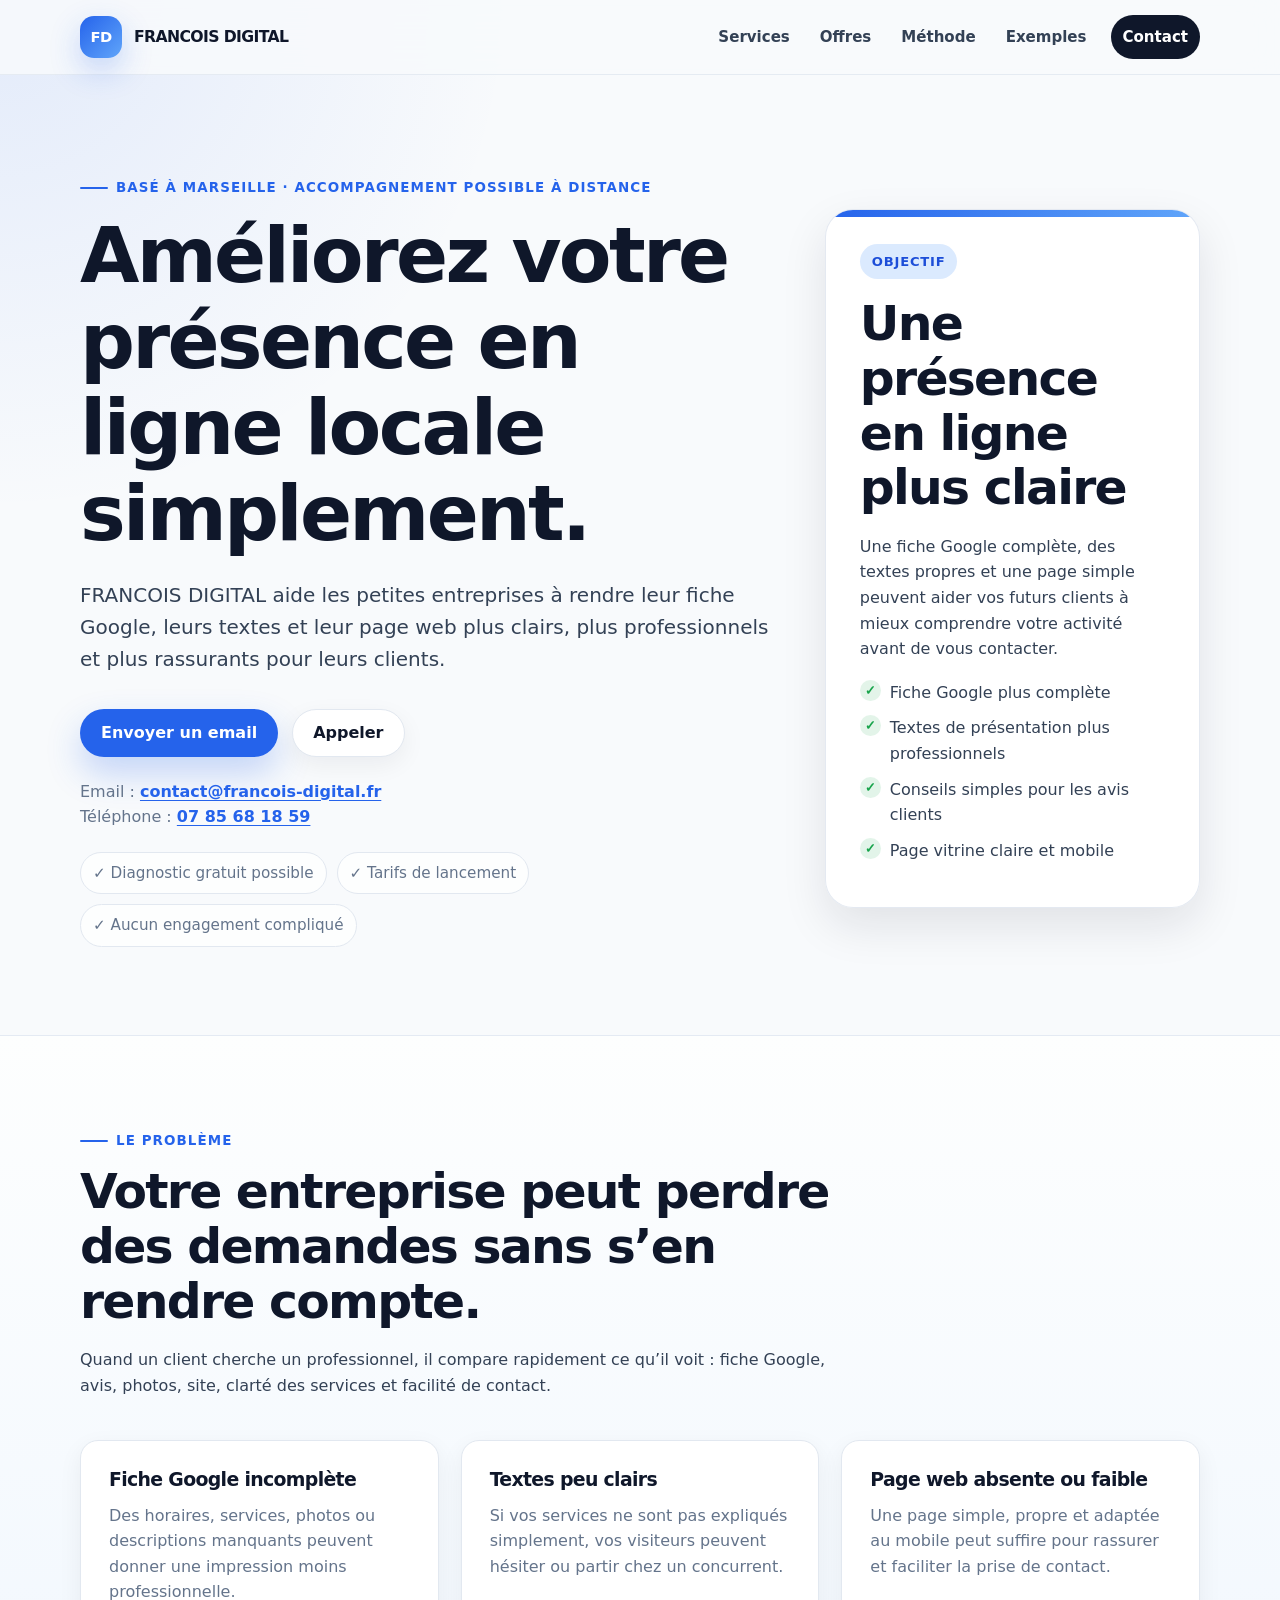
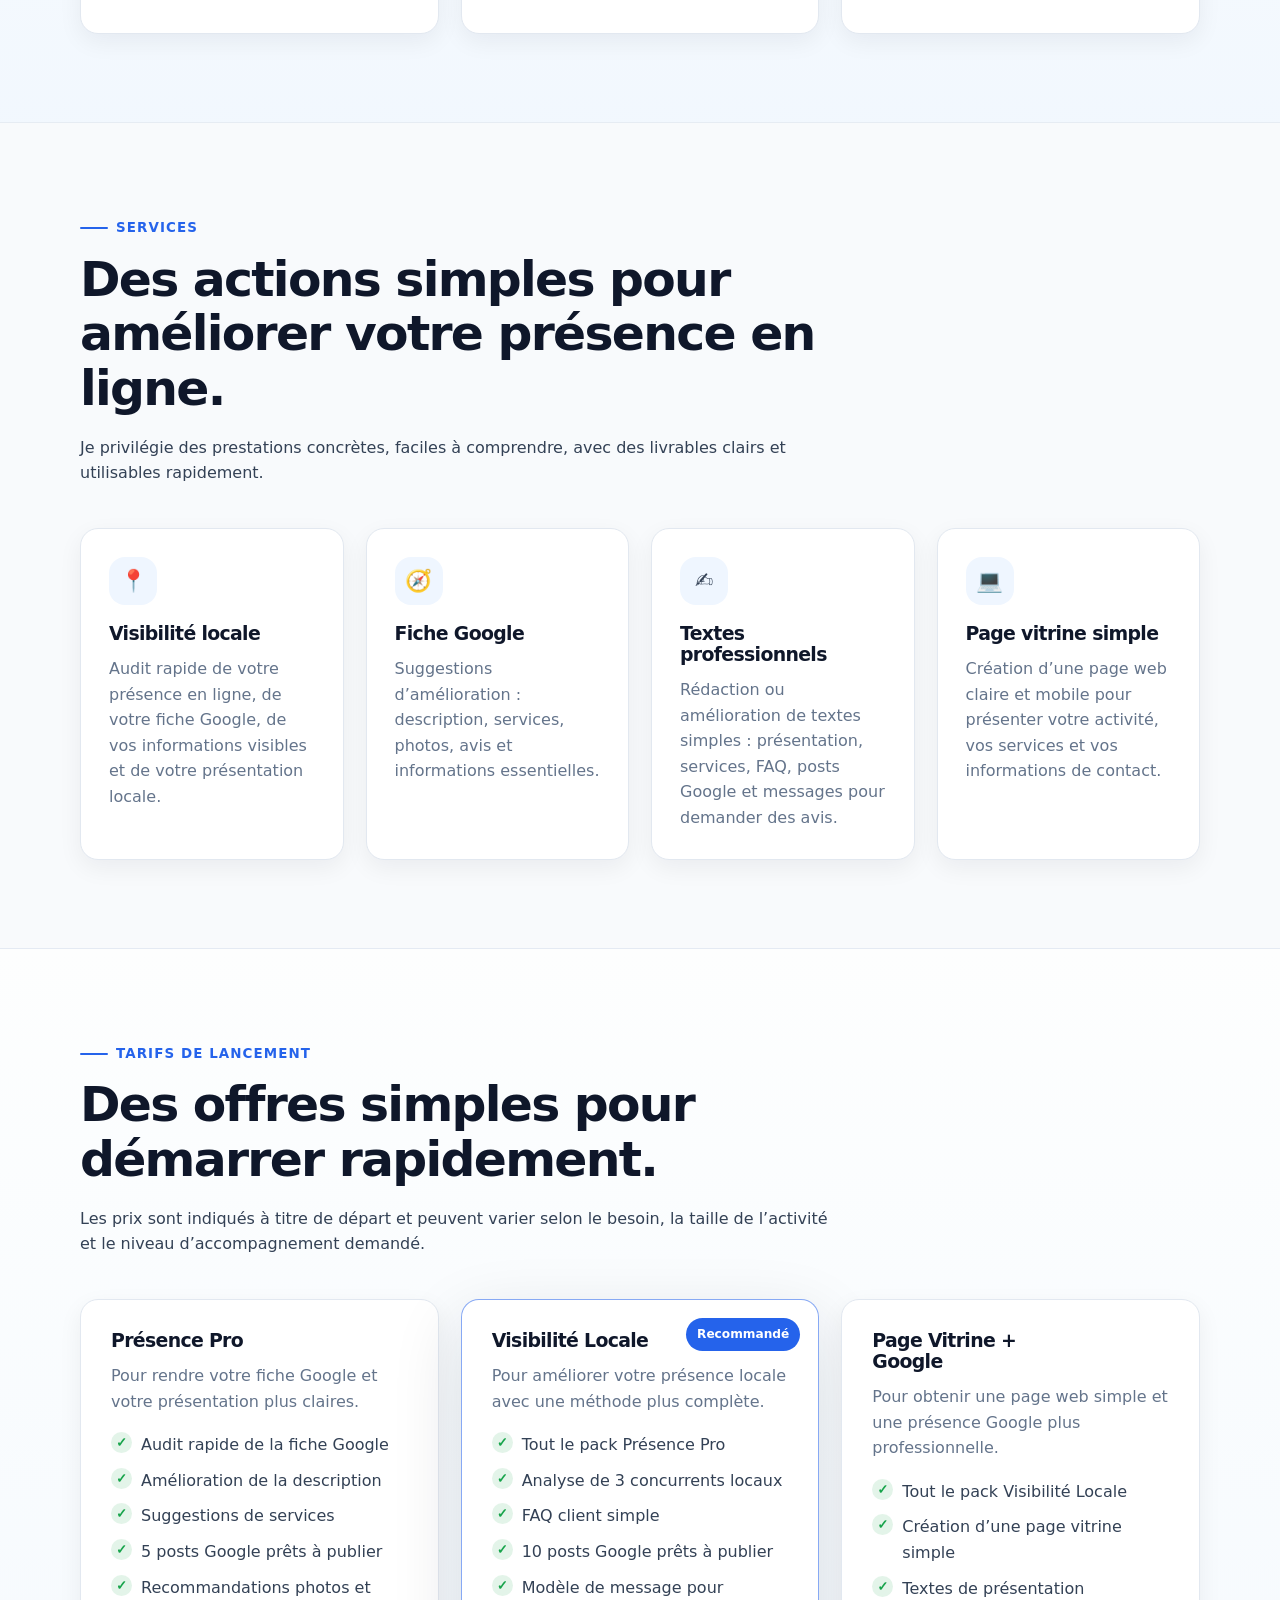
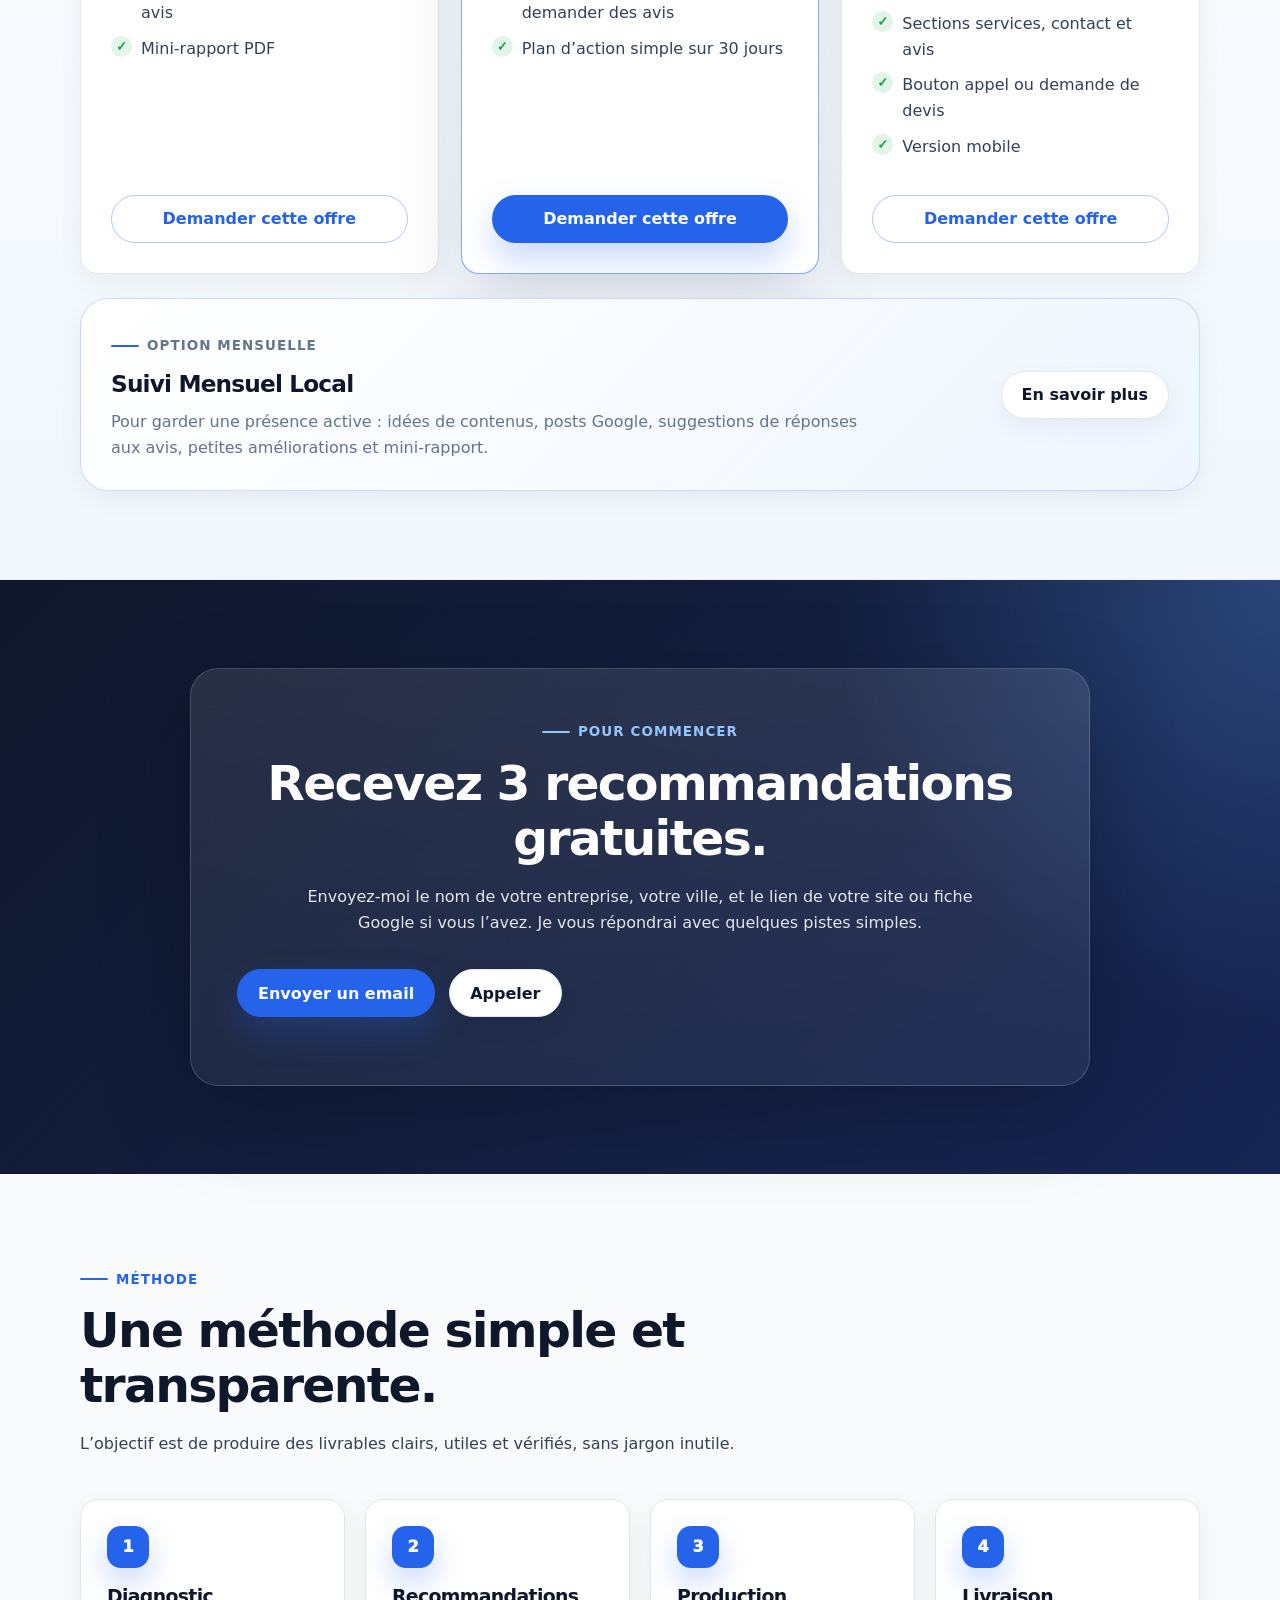
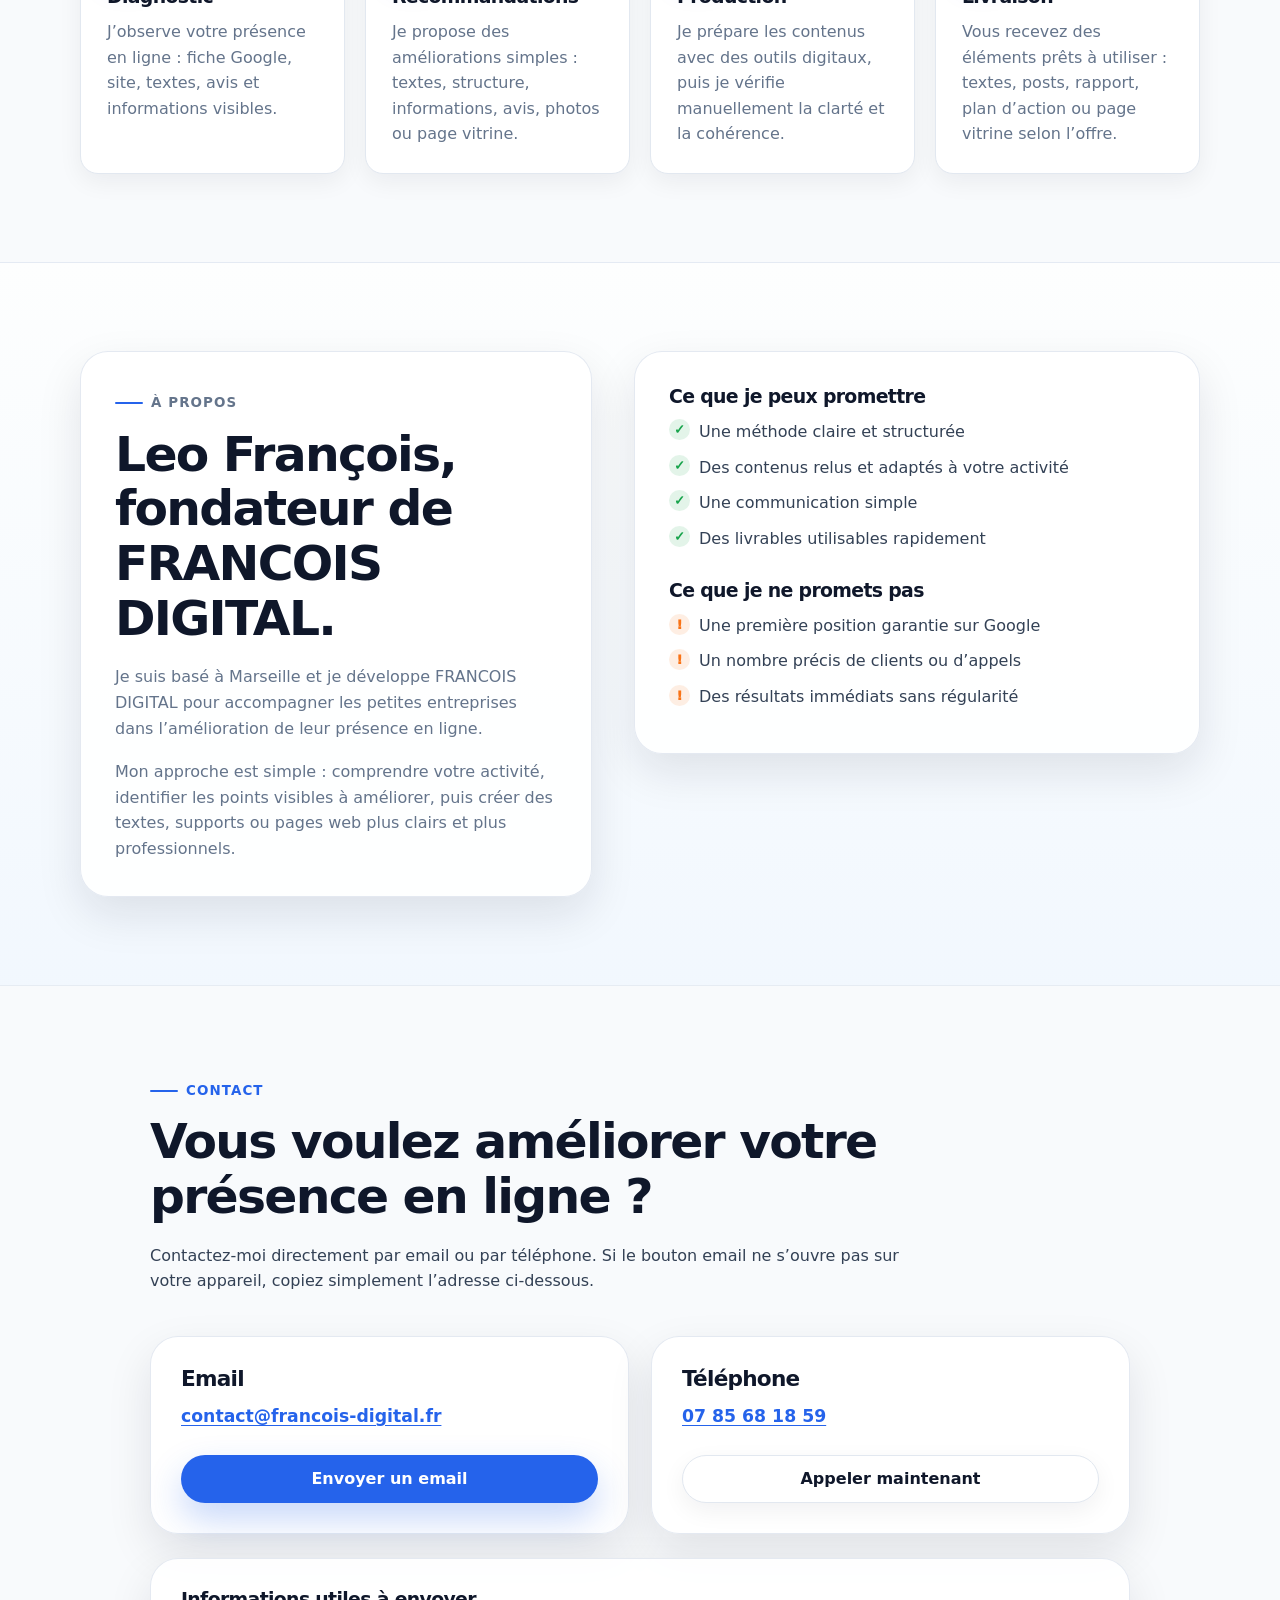
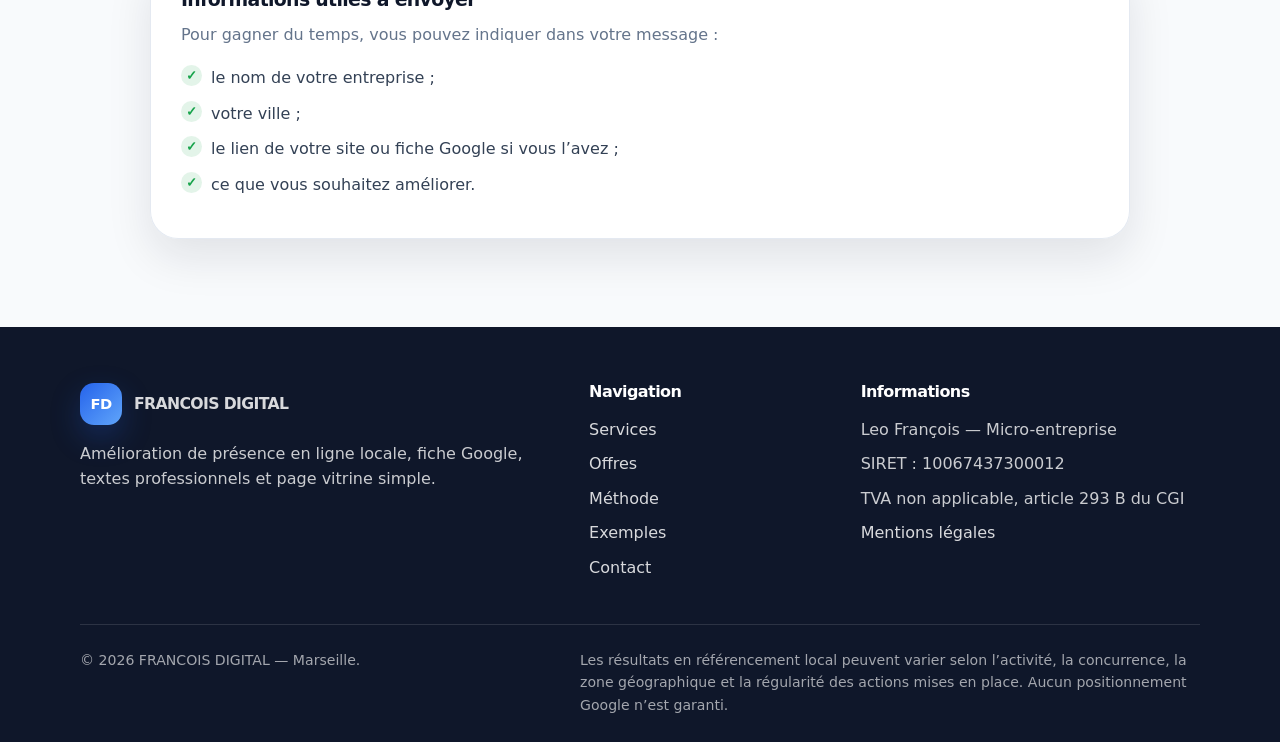
<file: index.html>
<!DOCTYPE html>
<html lang="fr">
<head>
  <meta charset="UTF-8" />
  <meta name="viewport" content="width=device-width, initial-scale=1.0" />

  <title>FRANCOIS DIGITAL — Présence en ligne locale à Marseille</title>

  <meta
    name="description"
    content="FRANCOIS DIGITAL aide les petites entreprises à améliorer leur présence en ligne locale : fiche Google, textes professionnels et page vitrine simple."
  />

  <meta
    name="keywords"
    content="FRANCOIS DIGITAL, visibilité locale Marseille, fiche Google Marseille, page vitrine Marseille, présence en ligne locale"
  />

  <meta name="author" content="Leo François - FRANCOIS DIGITAL" />
  <meta name="robots" content="index, follow" />

  <meta property="og:title" content="FRANCOIS DIGITAL — Présence en ligne locale" />
  <meta
    property="og:description"
    content="Fiche Google, textes professionnels et page vitrine simple pour petites entreprises."
  />
  <meta property="og:type" content="website" />
  <meta property="og:url" content="https://francois-digital.fr/" />
  <meta property="og:locale" content="fr_FR" />

  <link rel="canonical" href="https://francois-digital.fr/" />
  <link rel="stylesheet" href="style.css" />

  <script type="application/ld+json">
  {
    "@context": "https://schema.org",
    "@type": "ProfessionalService",
    "name": "FRANCOIS DIGITAL",
    "legalName": "Leo François",
    "url": "https://francois-digital.fr/",
    "email": "contact@francois-digital.fr",
    "telephone": "+33785681859",
    "address": {
      "@type": "PostalAddress",
      "addressLocality": "Marseille",
      "addressCountry": "FR"
    },
    "areaServed": [
      "Marseille",
      "Aix-en-Provence",
      "Aubagne",
      "France"
    ],
    "description": "FRANCOIS DIGITAL aide les petites entreprises à améliorer leur présence en ligne locale avec une fiche Google plus claire, des textes professionnels et une page vitrine simple.",
    "founder": {
      "@type": "Person",
      "name": "Leo François"
    },
    "priceRange": "€€"
  }
  </script>
</head>

<body>
  <header class="site-header" id="top">
    <div class="container header-content">
      <a href="#top" class="brand" aria-label="Retour en haut de page">
        <span class="brand-mark">FD</span>
        <span class="brand-text">FRANCOIS DIGITAL</span>
      </a>

      <button class="nav-toggle" aria-label="Ouvrir le menu" aria-expanded="false">
        <span></span>
        <span></span>
        <span></span>
      </button>

      <nav class="site-nav" aria-label="Navigation principale">
        <a href="#services">Services</a>
        <a href="#offres">Offres</a>
        <a href="#methode">Méthode</a>
        <a href="exemples.html">Exemples</a>
        <a href="#contact" class="nav-cta">Contact</a>
      </nav>
    </div>
  </header>

  <main>
    <!-- HERO -->
    <section class="hero section">
      <div class="container hero-grid">
        <div class="hero-content reveal">
          <p class="eyebrow">Basé à Marseille · Accompagnement possible à distance</p>

          <h1>Améliorez votre présence en ligne locale simplement.</h1>

          <p class="hero-subtitle">
            FRANCOIS DIGITAL aide les petites entreprises à rendre leur fiche Google,
            leurs textes et leur page web plus clairs, plus professionnels et plus rassurants
            pour leurs clients.
          </p>

          <div class="hero-actions">
            <a
              class="btn btn-primary"
              href="mailto:contact@francois-digital.fr"
            >
              Envoyer un email
            </a>

            <a
              class="btn btn-secondary"
              href="tel:+33785681859"
            >
              Appeler
            </a>
          </div>

          <p class="simple-contact">
            Email :
            <a href="mailto:contact@francois-digital.fr">contact@francois-digital.fr</a>
            <br />
            Téléphone :
            <a href="tel:+33785681859">07 85 68 18 59</a>
          </p>

          <div class="hero-note">
            <span>✓ Diagnostic gratuit possible</span>
            <span>✓ Tarifs de lancement</span>
            <span>✓ Aucun engagement compliqué</span>
          </div>
        </div>

        <div class="hero-card reveal">
          <div class="card-label">Objectif</div>

          <h2>Une présence en ligne plus claire</h2>

          <p>
            Une fiche Google complète, des textes propres et une page simple peuvent aider
            vos futurs clients à mieux comprendre votre activité avant de vous contacter.
          </p>

          <ul class="check-list">
            <li>Fiche Google plus complète</li>
            <li>Textes de présentation plus professionnels</li>
            <li>Conseils simples pour les avis clients</li>
            <li>Page vitrine claire et mobile</li>
          </ul>
        </div>
      </div>
    </section>

    <!-- PROBLEMES -->
    <section class="section section-light" id="problemes">
      <div class="container">
        <div class="section-heading reveal">
          <p class="eyebrow">Le problème</p>

          <h2>Votre entreprise peut perdre des demandes sans s’en rendre compte.</h2>

          <p>
            Quand un client cherche un professionnel, il compare rapidement ce qu’il voit :
            fiche Google, avis, photos, site, clarté des services et facilité de contact.
          </p>
        </div>

        <div class="grid-3">
          <article class="info-card reveal">
            <h3>Fiche Google incomplète</h3>
            <p>
              Des horaires, services, photos ou descriptions manquants peuvent donner
              une impression moins professionnelle.
            </p>
          </article>

          <article class="info-card reveal">
            <h3>Textes peu clairs</h3>
            <p>
              Si vos services ne sont pas expliqués simplement, vos visiteurs peuvent
              hésiter ou partir chez un concurrent.
            </p>
          </article>

          <article class="info-card reveal">
            <h3>Page web absente ou faible</h3>
            <p>
              Une page simple, propre et adaptée au mobile peut suffire pour rassurer
              et faciliter la prise de contact.
            </p>
          </article>
        </div>
      </div>
    </section>

    <!-- SERVICES -->
    <section class="section" id="services">
      <div class="container">
        <div class="section-heading reveal">
          <p class="eyebrow">Services</p>

          <h2>Des actions simples pour améliorer votre présence en ligne.</h2>

          <p>
            Je privilégie des prestations concrètes, faciles à comprendre,
            avec des livrables clairs et utilisables rapidement.
          </p>
        </div>

        <div class="services-grid">
          <article class="service-card reveal">
            <div class="icon">📍</div>
            <h3>Visibilité locale</h3>
            <p>
              Audit rapide de votre présence en ligne, de votre fiche Google,
              de vos informations visibles et de votre présentation locale.
            </p>
          </article>

          <article class="service-card reveal">
            <div class="icon">🧭</div>
            <h3>Fiche Google</h3>
            <p>
              Suggestions d’amélioration : description, services, photos, avis
              et informations essentielles.
            </p>
          </article>

          <article class="service-card reveal">
            <div class="icon">✍️</div>
            <h3>Textes professionnels</h3>
            <p>
              Rédaction ou amélioration de textes simples : présentation,
              services, FAQ, posts Google et messages pour demander des avis.
            </p>
          </article>

          <article class="service-card reveal">
            <div class="icon">💻</div>
            <h3>Page vitrine simple</h3>
            <p>
              Création d’une page web claire et mobile pour présenter votre activité,
              vos services et vos informations de contact.
            </p>
          </article>
        </div>
      </div>
    </section>

    <!-- OFFRES -->
    <section class="section section-light" id="offres">
      <div class="container">
        <div class="section-heading reveal">
          <p class="eyebrow">Tarifs de lancement</p>

          <h2>Des offres simples pour démarrer rapidement.</h2>

          <p>
            Les prix sont indiqués à titre de départ et peuvent varier selon le besoin,
            la taille de l’activité et le niveau d’accompagnement demandé.
          </p>
        </div>

        <div class="pricing-grid">
          <article class="pricing-card reveal">
            <div class="pricing-top">
              <h3>Présence Pro</h3>
              <p class="price"></p>
            </div>

            <p class="pricing-description">
              Pour rendre votre fiche Google et votre présentation plus claires.
            </p>

            <ul class="check-list">
              <li>Audit rapide de la fiche Google</li>
              <li>Amélioration de la description</li>
              <li>Suggestions de services</li>
              <li>5 posts Google prêts à publier</li>
              <li>Recommandations photos et avis</li>
              <li>Mini-rapport PDF</li>
            </ul>

            <a class="btn btn-outline" href="mailto:contact@francois-digital.fr">
              Demander cette offre
            </a>
          </article>

          <article class="pricing-card featured reveal">
            <div class="badge">Recommandé</div>

            <div class="pricing-top">
              <h3>Visibilité Locale</h3>
              <p class="price"></p>
            </div>

            <p class="pricing-description">
              Pour améliorer votre présence locale avec une méthode plus complète.
            </p>

            <ul class="check-list">
              <li>Tout le pack Présence Pro</li>
              <li>Analyse de 3 concurrents locaux</li>
              <li>FAQ client simple</li>
              <li>10 posts Google prêts à publier</li>
              <li>Modèle de message pour demander des avis</li>
              <li>Plan d’action simple sur 30 jours</li>
            </ul>

            <a class="btn btn-primary" href="mailto:contact@francois-digital.fr">
              Demander cette offre
            </a>
          </article>

          <article class="pricing-card reveal">
            <div class="pricing-top">
              <h3>Page Vitrine + Google</h3>
              <p class="price"></p>
            </div>

            <p class="pricing-description">
              Pour obtenir une page web simple et une présence Google plus professionnelle.
            </p>

            <ul class="check-list">
              <li>Tout le pack Visibilité Locale</li>
              <li>Création d’une page vitrine simple</li>
              <li>Textes de présentation</li>
              <li>Sections services, contact et avis</li>
              <li>Bouton appel ou demande de devis</li>
              <li>Version mobile</li>
            </ul>

            <a class="btn btn-outline" href="mailto:contact@francois-digital.fr">
              Demander cette offre
            </a>
          </article>
        </div>

        <div class="subscription-card reveal">
          <div>
            <p class="eyebrow">Option mensuelle</p>

            <h3>Suivi Mensuel Local</h3>

            <p>
              Pour garder une présence active : idées de contenus, posts Google,
              suggestions de réponses aux avis, petites améliorations et mini-rapport.
            </p>
          </div>

          <a class="btn btn-secondary" href="mailto:contact@francois-digital.fr">
            En savoir plus
          </a>
        </div>
      </div>
    </section>

    <!-- DIAGNOSTIC -->
    <section class="section cta-section" id="diagnostic">
      <div class="container">
        <div class="cta-box reveal">
          <p class="eyebrow">Pour commencer</p>

          <h2>Recevez 3 recommandations gratuites.</h2>

          <p>
            Envoyez-moi le nom de votre entreprise, votre ville, et le lien de votre site
            ou fiche Google si vous l’avez. Je vous répondrai avec quelques pistes simples.
          </p>

          <div class="cta-actions">
            <a class="btn btn-primary" href="mailto:contact@francois-digital.fr">
              Envoyer un email
            </a>

            <a class="btn btn-secondary" href="tel:+33785681859">
              Appeler
            </a>
          </div>
        </div>
      </div>
    </section>

    <!-- METHODE -->
    <section class="section" id="methode">
      <div class="container">
        <div class="section-heading reveal">
          <p class="eyebrow">Méthode</p>

          <h2>Une méthode simple et transparente.</h2>

          <p>
            L’objectif est de produire des livrables clairs, utiles et vérifiés,
            sans jargon inutile.
          </p>
        </div>

        <div class="steps">
          <article class="step reveal">
            <span>1</span>
            <h3>Diagnostic</h3>
            <p>
              J’observe votre présence en ligne : fiche Google, site, textes, avis
              et informations visibles.
            </p>
          </article>

          <article class="step reveal">
            <span>2</span>
            <h3>Recommandations</h3>
            <p>
              Je propose des améliorations simples : textes, structure, informations,
              avis, photos ou page vitrine.
            </p>
          </article>

          <article class="step reveal">
            <span>3</span>
            <h3>Production</h3>
            <p>
              Je prépare les contenus avec des outils digitaux, puis je vérifie
              manuellement la clarté et la cohérence.
            </p>
          </article>

          <article class="step reveal">
            <span>4</span>
            <h3>Livraison</h3>
            <p>
              Vous recevez des éléments prêts à utiliser : textes, posts, rapport,
              plan d’action ou page vitrine selon l’offre.
            </p>
          </article>
        </div>
      </div>
    </section>

    <!-- A PROPOS -->
    <section class="section section-light" id="apropos">
      <div class="container about-grid">
        <div class="about-card reveal">
          <p class="eyebrow">À propos</p>

          <h2>Leo François, fondateur de FRANCOIS DIGITAL.</h2>

          <p>
            Je suis basé à Marseille et je développe FRANCOIS DIGITAL pour accompagner
            les petites entreprises dans l’amélioration de leur présence en ligne.
          </p>

          <p>
            Mon approche est simple : comprendre votre activité, identifier les points
            visibles à améliorer, puis créer des textes, supports ou pages web plus clairs
            et plus professionnels.
          </p>
        </div>

        <div class="promise-card reveal">
          <h3>Ce que je peux promettre</h3>

          <ul class="check-list">
            <li>Une méthode claire et structurée</li>
            <li>Des contenus relus et adaptés à votre activité</li>
            <li>Une communication simple</li>
            <li>Des livrables utilisables rapidement</li>
          </ul>

          <h3>Ce que je ne promets pas</h3>

          <ul class="warning-list">
            <li>Une première position garantie sur Google</li>
            <li>Un nombre précis de clients ou d’appels</li>
            <li>Des résultats immédiats sans régularité</li>
          </ul>
        </div>
      </div>
    </section>

    <!-- CONTACT -->
    <section class="section" id="contact">
      <div class="container contact-simple">
        <div class="section-heading reveal">
          <p class="eyebrow">Contact</p>

          <h2>Vous voulez améliorer votre présence en ligne ?</h2>

          <p>
            Contactez-moi directement par email ou par téléphone. Si le bouton email
            ne s’ouvre pas sur votre appareil, copiez simplement l’adresse ci-dessous.
          </p>
        </div>

        <div class="contact-cards">
          <article class="contact-card reveal">
            <h3>Email</h3>

            <p>
              <a href="mailto:contact@francois-digital.fr">
                contact@francois-digital.fr
              </a>
            </p>

            <a class="btn btn-primary" href="mailto:contact@francois-digital.fr">
              Envoyer un email
            </a>
          </article>

          <article class="contact-card reveal">
            <h3>Téléphone</h3>

            <p>
              <a href="tel:+33785681859">
                07 85 68 18 59
              </a>
            </p>

            <a class="btn btn-secondary" href="tel:+33785681859">
              Appeler maintenant
            </a>
          </article>
        </div>

        <div class="email-help reveal">
          <h3>Informations utiles à envoyer</h3>

          <p>
            Pour gagner du temps, vous pouvez indiquer dans votre message :
          </p>

          <ul class="check-list">
            <li>le nom de votre entreprise ;</li>
            <li>votre ville ;</li>
            <li>le lien de votre site ou fiche Google si vous l’avez ;</li>
            <li>ce que vous souhaitez améliorer.</li>
          </ul>
        </div>
      </div>
    </section>
  </main>

  <footer class="site-footer">
    <div class="container footer-grid">
      <div>
        <a href="#top" class="brand footer-brand">
          <span class="brand-mark">FD</span>
          <span class="brand-text">FRANCOIS DIGITAL</span>
        </a>

        <p>
          Amélioration de présence en ligne locale, fiche Google,
          textes professionnels et page vitrine simple.
        </p>
      </div>

      <div>
        <h3>Navigation</h3>

        <ul>
          <li><a href="#services">Services</a></li>
          <li><a href="#offres">Offres</a></li>
          <li><a href="#methode">Méthode</a></li>
          <li><a href="exemples.html">Exemples</a></li>
          <li><a href="#contact">Contact</a></li>
        </ul>
      </div>

      <div>
        <h3>Informations</h3>

        <ul>
          <li>Leo François — Micro-entreprise</li>
          <li>SIRET : 10067437300012</li>
          <li>TVA non applicable, article 293 B du CGI</li>
          <li><a href="mentions-legales.html">Mentions légales</a></li>
        </ul>
      </div>
    </div>

    <div class="container footer-bottom">
      <p>
        © 2026 FRANCOIS DIGITAL — Marseille.
      </p>

      <p>
        Les résultats en référencement local peuvent varier selon l’activité,
        la concurrence, la zone géographique et la régularité des actions mises en place.
        Aucun positionnement Google n’est garanti.
      </p>
    </div>
  </footer>

  <button class="back-to-top" aria-label="Retour en haut de page">
    ↑
  </button>

  <script src="script.js"></script>
</body>
</html>
</file>
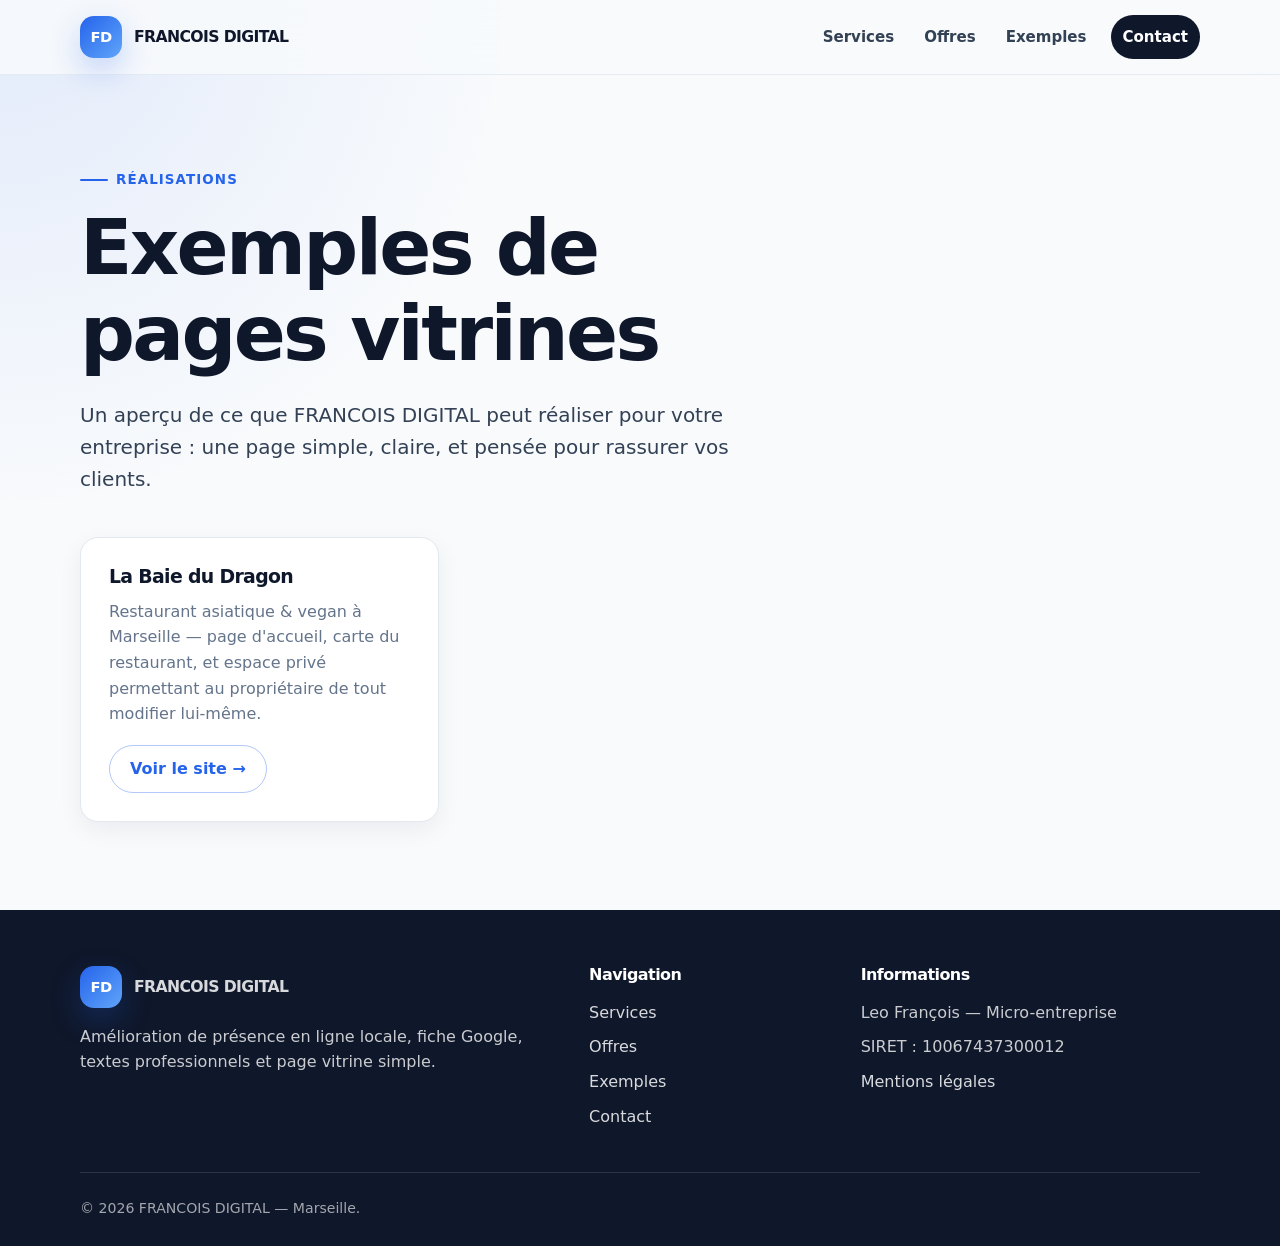
<file: exemples.html>
<!DOCTYPE html>
<html lang="fr">
<head>
  <meta charset="UTF-8" />
  <meta name="viewport" content="width=device-width, initial-scale=1.0" />

  <title>Exemples de réalisations — FRANCOIS DIGITAL</title>
  <meta name="description" content="Découvrez des exemples de pages vitrines réalisées par FRANCOIS DIGITAL pour des petites entreprises locales." />
  <meta name="robots" content="index, follow" />
  <link rel="canonical" href="https://francois-digital.fr/exemples.html" />
  <link rel="stylesheet" href="style.css" />
</head>
<body>
  <header class="site-header" id="top">
    <div class="container header-content">
      <a href="index.html" class="brand" aria-label="Retour à l'accueil">
        <span class="brand-mark">FD</span>
        <span class="brand-text">FRANCOIS DIGITAL</span>
      </a>

      <button class="nav-toggle" aria-label="Ouvrir le menu" aria-expanded="false">
        <span></span><span></span><span></span>
      </button>

      <nav class="site-nav" aria-label="Navigation principale">
        <a href="index.html#services">Services</a>
        <a href="index.html#offres">Offres</a>
        <a href="exemples.html">Exemples</a>
        <a href="index.html#contact" class="nav-cta">Contact</a>
      </nav>
    </div>
  </header>

  <main>
    <section class="section">
      <div class="container">
        <div class="section-heading reveal">
          <p class="eyebrow">Réalisations</p>
          <h1>Exemples de pages vitrines</h1>
          <p class="hero-subtitle">
            Un aperçu de ce que FRANCOIS DIGITAL peut réaliser pour votre entreprise :
            une page simple, claire, et pensée pour rassurer vos clients.
          </p>
        </div>

        <div class="grid-3">
          <a href="exemples/labaiedudragon/" class="info-card reveal" style="display:block;">
            <h3>La Baie du Dragon</h3>
            <p style="color:var(--color-muted);">
              Restaurant asiatique &amp; vegan à Marseille — page d'accueil, carte du restaurant,
              et espace privé permettant au propriétaire de tout modifier lui-même.
            </p>
            <span class="btn btn-outline">Voir le site →</span>
          </a>
        </div>
      </div>
    </section>
  </main>

  <footer class="site-footer">
    <div class="container footer-grid">
      <div>
        <a href="index.html" class="brand footer-brand">
          <span class="brand-mark">FD</span>
          <span class="brand-text">FRANCOIS DIGITAL</span>
        </a>
        <p>Amélioration de présence en ligne locale, fiche Google, textes professionnels et page vitrine simple.</p>
      </div>
      <div>
        <h3>Navigation</h3>
        <ul>
          <li><a href="index.html#services">Services</a></li>
          <li><a href="index.html#offres">Offres</a></li>
          <li><a href="exemples.html">Exemples</a></li>
          <li><a href="index.html#contact">Contact</a></li>
        </ul>
      </div>
      <div>
        <h3>Informations</h3>
        <ul>
          <li>Leo François — Micro-entreprise</li>
          <li>SIRET : 10067437300012</li>
          <li><a href="mentions-legales.html">Mentions légales</a></li>
        </ul>
      </div>
    </div>
    <div class="container footer-bottom">
      <p>© 2026 FRANCOIS DIGITAL — Marseille.</p>
    </div>
  </footer>

  <button class="back-to-top" aria-label="Retour en haut de page">↑</button>
  <script src="script.js"></script>
</body>
</html>
</file>
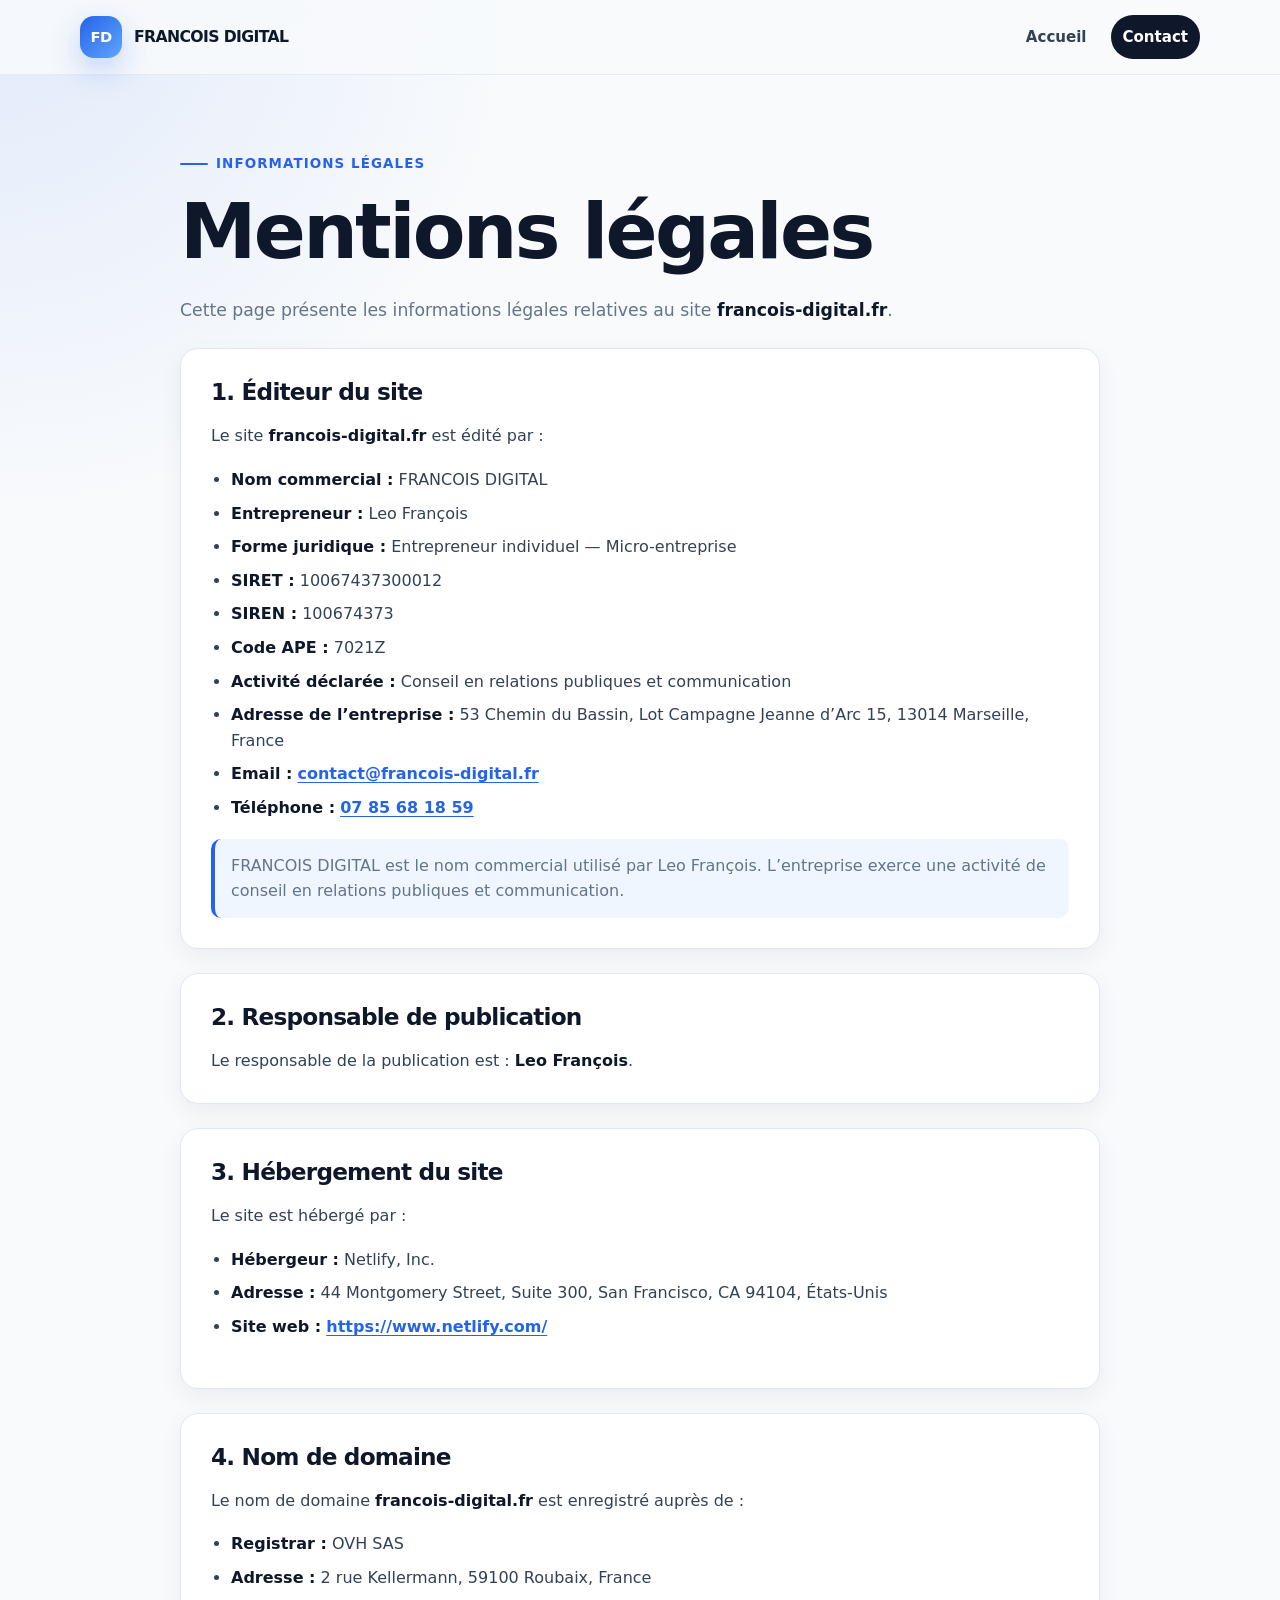
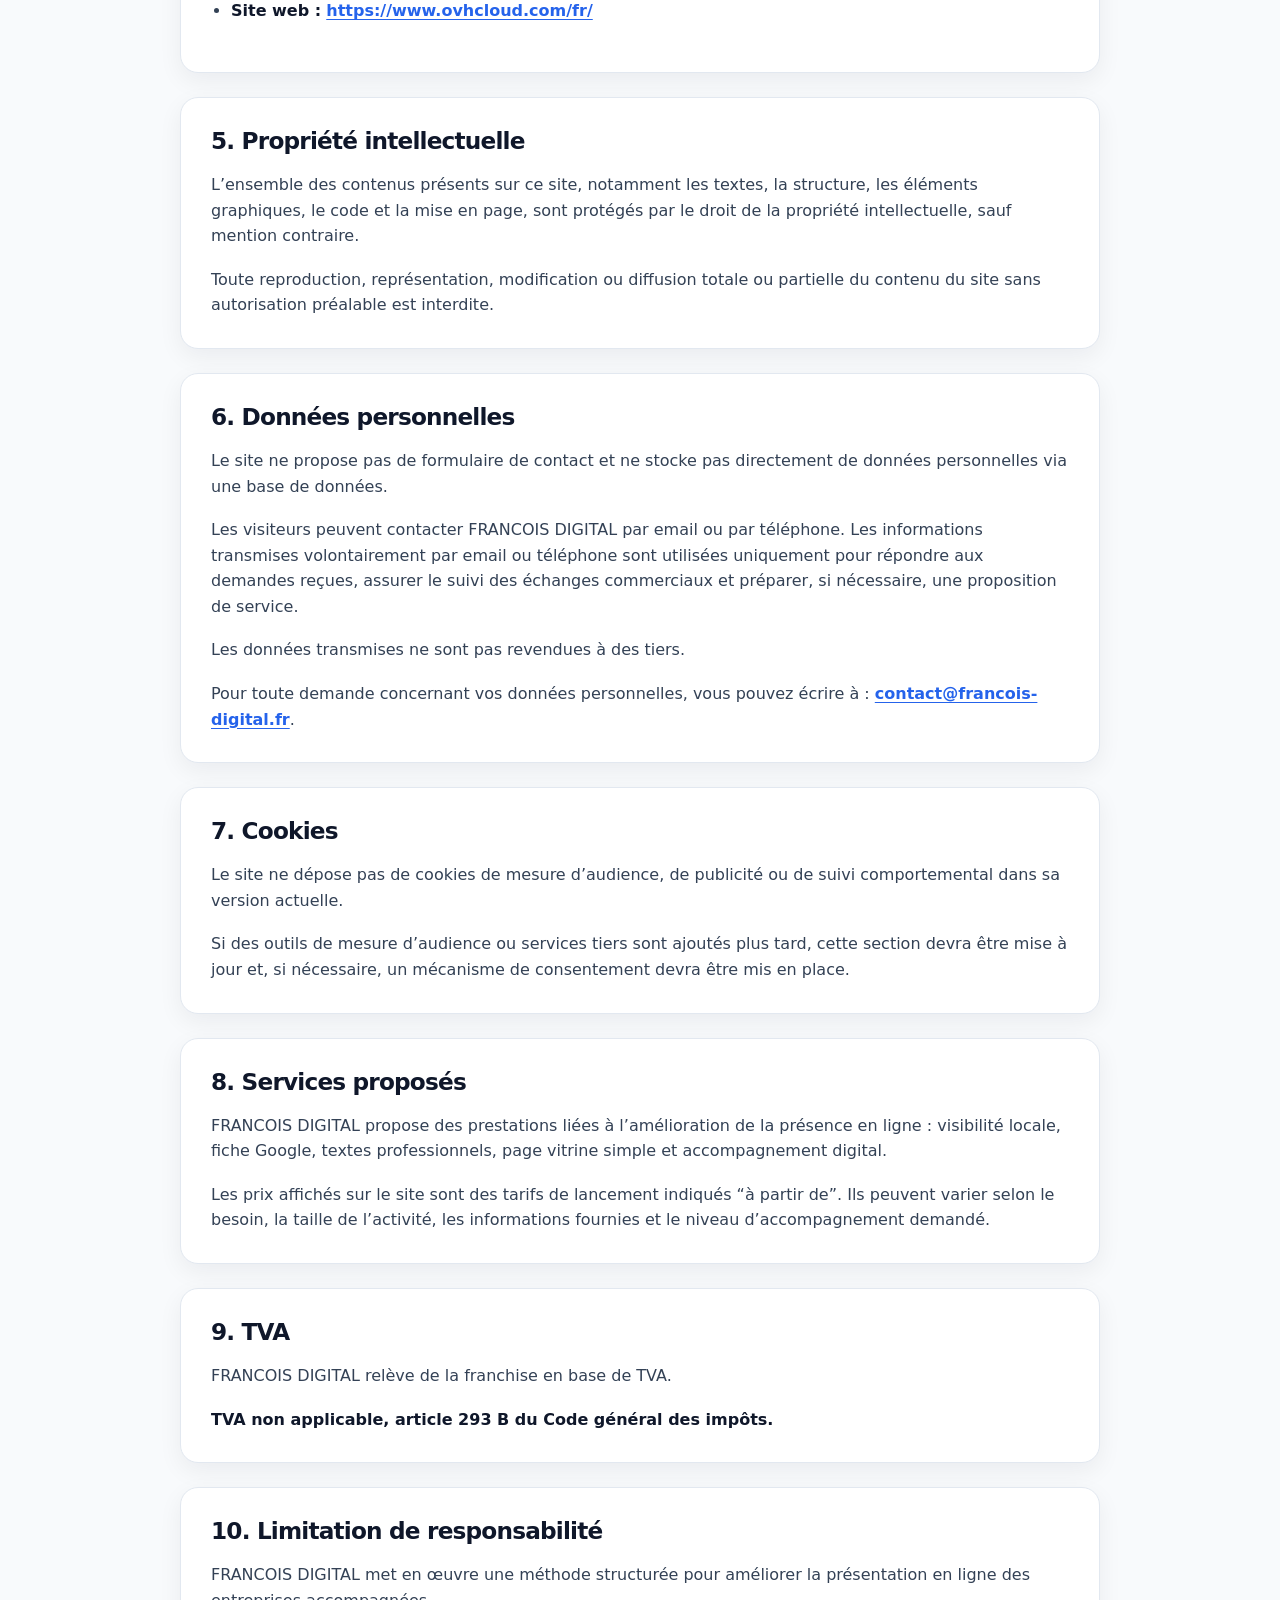
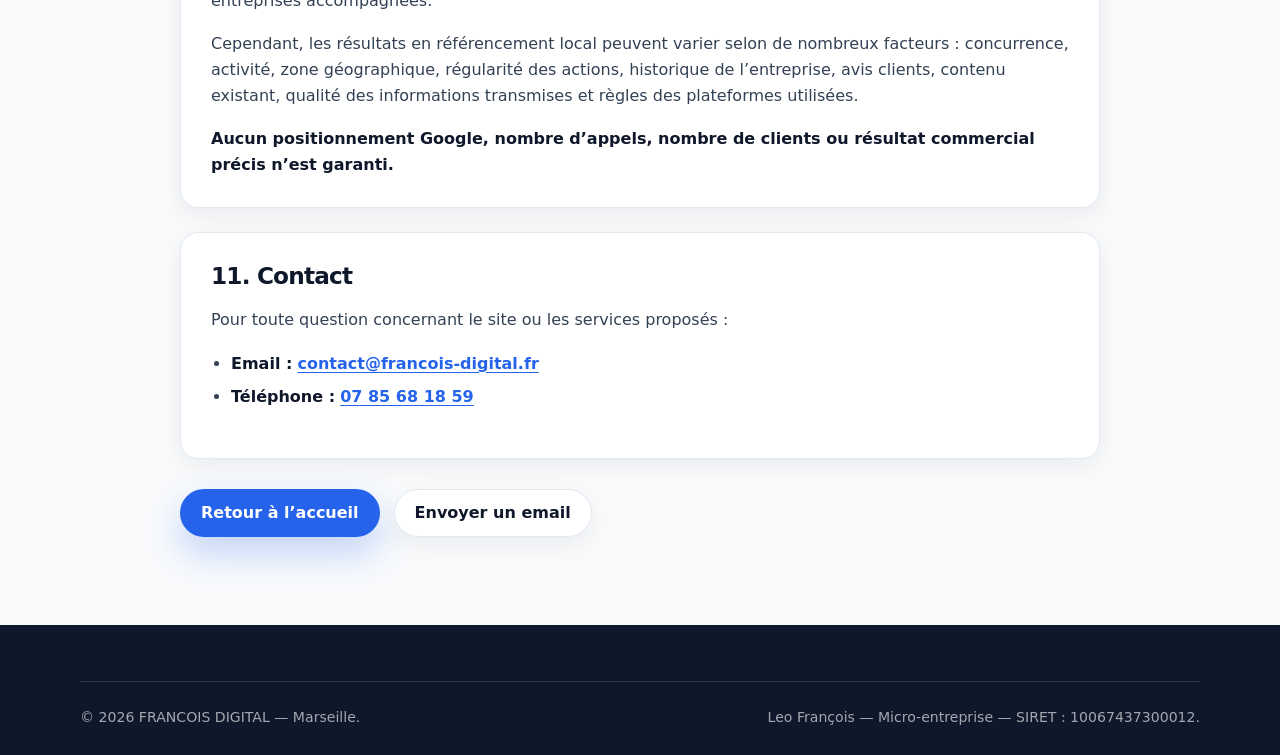
<file: mentions-legales.html>
<!DOCTYPE html>
<html lang="fr">
<head>
  <meta charset="UTF-8" />
  <meta name="viewport" content="width=device-width, initial-scale=1.0" />

  <title>Mentions légales — FRANCOIS DIGITAL</title>

  <meta
    name="description"
    content="Mentions légales du site FRANCOIS DIGITAL, édité par Leo François."
  />

  <meta name="robots" content="index, follow" />

  <link rel="canonical" href="https://francois-digital.fr/mentions-legales.html" />
  <link rel="stylesheet" href="style.css" />
</head>

<body>
  <header class="site-header" id="top">
    <div class="container header-content">
      <a href="index.html" class="brand" aria-label="Retour à l’accueil">
        <span class="brand-mark">FD</span>
        <span class="brand-text">FRANCOIS DIGITAL</span>
      </a>

      <nav class="site-nav legal-nav" aria-label="Navigation secondaire">
        <a href="index.html">Accueil</a>
        <a href="index.html#contact" class="nav-cta">Contact</a>
      </nav>
    </div>
  </header>

  <main>
    <section class="section legal-section">
      <div class="container legal-container">
        <p class="eyebrow">Informations légales</p>

        <h1>Mentions légales</h1>

        <p class="legal-intro">
          Cette page présente les informations légales relatives au site
          <strong>francois-digital.fr</strong>.
        </p>

        <article class="legal-card">
          <h2>1. Éditeur du site</h2>

          <p>
            Le site <strong>francois-digital.fr</strong> est édité par :
          </p>

          <ul>
            <li><strong>Nom commercial :</strong> FRANCOIS DIGITAL</li>
            <li><strong>Entrepreneur :</strong> Leo François</li>
            <li><strong>Forme juridique :</strong> Entrepreneur individuel — Micro-entreprise</li>
            <li><strong>SIRET :</strong> 10067437300012</li>
            <li><strong>SIREN :</strong> 100674373</li>
            <li><strong>Code APE :</strong> 7021Z</li>
            <li><strong>Activité déclarée :</strong> Conseil en relations publiques et communication</li>
            <li>
              <strong>Adresse de l’entreprise :</strong>
              53 Chemin du Bassin, Lot Campagne Jeanne d’Arc 15, 13014 Marseille, France
            </li>
            <li>
              <strong>Email :</strong>
              <a href="mailto:contact@francois-digital.fr">contact@francois-digital.fr</a>
            </li>
            <li>
              <strong>Téléphone :</strong>
              <a href="tel:+33785681859">07 85 68 18 59</a>
            </li>
          </ul>

          <p class="legal-note">
            FRANCOIS DIGITAL est le nom commercial utilisé par Leo François.
            L’entreprise exerce une activité de conseil en relations publiques et communication.
          </p>
        </article>

        <article class="legal-card">
          <h2>2. Responsable de publication</h2>

          <p>
            Le responsable de la publication est :
            <strong>Leo François</strong>.
          </p>
        </article>

        <article class="legal-card">
          <h2>3. Hébergement du site</h2>

          <p>
            Le site est hébergé par :
          </p>

          <ul>
            <li><strong>Hébergeur :</strong> Netlify, Inc.</li>
            <li><strong>Adresse :</strong> 44 Montgomery Street, Suite 300, San Francisco, CA 94104, États-Unis</li>
            <li>
              <strong>Site web :</strong>
              <a href="https://www.netlify.com/" target="_blank" rel="noopener noreferrer">
                https://www.netlify.com/
              </a>
            </li>
          </ul>
        </article>

        <article class="legal-card">
          <h2>4. Nom de domaine</h2>

          <p>
            Le nom de domaine <strong>francois-digital.fr</strong> est enregistré auprès de :
          </p>

          <ul>
            <li><strong>Registrar :</strong> OVH SAS</li>
            <li><strong>Adresse :</strong> 2 rue Kellermann, 59100 Roubaix, France</li>
            <li>
              <strong>Site web :</strong>
              <a href="https://www.ovhcloud.com/fr/" target="_blank" rel="noopener noreferrer">
                https://www.ovhcloud.com/fr/
              </a>
            </li>
          </ul>
        </article>

        <article class="legal-card">
          <h2>5. Propriété intellectuelle</h2>

          <p>
            L’ensemble des contenus présents sur ce site, notamment les textes, la structure,
            les éléments graphiques, le code et la mise en page, sont protégés par le droit
            de la propriété intellectuelle, sauf mention contraire.
          </p>

          <p>
            Toute reproduction, représentation, modification ou diffusion totale ou partielle
            du contenu du site sans autorisation préalable est interdite.
          </p>
        </article>

        <article class="legal-card">
          <h2>6. Données personnelles</h2>

          <p>
            Le site ne propose pas de formulaire de contact et ne stocke pas directement de données
            personnelles via une base de données.
          </p>

          <p>
            Les visiteurs peuvent contacter FRANCOIS DIGITAL par email ou par téléphone.
            Les informations transmises volontairement par email ou téléphone sont utilisées
            uniquement pour répondre aux demandes reçues, assurer le suivi des échanges commerciaux
            et préparer, si nécessaire, une proposition de service.
          </p>

          <p>
            Les données transmises ne sont pas revendues à des tiers.
          </p>

          <p>
            Pour toute demande concernant vos données personnelles, vous pouvez écrire à :
            <a href="mailto:contact@francois-digital.fr">contact@francois-digital.fr</a>.
          </p>
        </article>

        <article class="legal-card">
          <h2>7. Cookies</h2>

          <p>
            Le site ne dépose pas de cookies de mesure d’audience, de publicité ou de suivi
            comportemental dans sa version actuelle.
          </p>

          <p>
            Si des outils de mesure d’audience ou services tiers sont ajoutés plus tard,
            cette section devra être mise à jour et, si nécessaire, un mécanisme de consentement
            devra être mis en place.
          </p>
        </article>

        <article class="legal-card">
          <h2>8. Services proposés</h2>

          <p>
            FRANCOIS DIGITAL propose des prestations liées à l’amélioration de la présence
            en ligne : visibilité locale, fiche Google, textes professionnels, page vitrine
            simple et accompagnement digital.
          </p>

          <p>
            Les prix affichés sur le site sont des tarifs de lancement indiqués “à partir de”.
            Ils peuvent varier selon le besoin, la taille de l’activité, les informations fournies
            et le niveau d’accompagnement demandé.
          </p>
        </article>

        <article class="legal-card">
          <h2>9. TVA</h2>

          <p>
            FRANCOIS DIGITAL relève de la franchise en base de TVA.
          </p>

          <p>
            <strong>TVA non applicable, article 293 B du Code général des impôts.</strong>
          </p>
        </article>

        <article class="legal-card">
          <h2>10. Limitation de responsabilité</h2>

          <p>
            FRANCOIS DIGITAL met en œuvre une méthode structurée pour améliorer la présentation
            en ligne des entreprises accompagnées.
          </p>

          <p>
            Cependant, les résultats en référencement local peuvent varier selon de nombreux facteurs :
            concurrence, activité, zone géographique, régularité des actions, historique de l’entreprise,
            avis clients, contenu existant, qualité des informations transmises et règles des plateformes
            utilisées.
          </p>

          <p>
            <strong>
              Aucun positionnement Google, nombre d’appels, nombre de clients ou résultat commercial
              précis n’est garanti.
            </strong>
          </p>
        </article>

        <article class="legal-card">
          <h2>11. Contact</h2>

          <p>
            Pour toute question concernant le site ou les services proposés :
          </p>

          <ul>
            <li>
              <strong>Email :</strong>
              <a href="mailto:contact@francois-digital.fr">contact@francois-digital.fr</a>
            </li>
            <li>
              <strong>Téléphone :</strong>
              <a href="tel:+33785681859">07 85 68 18 59</a>
            </li>
          </ul>
        </article>

        <div class="legal-actions">
          <a href="index.html" class="btn btn-primary">Retour à l’accueil</a>
          <a href="mailto:contact@francois-digital.fr" class="btn btn-secondary">Envoyer un email</a>
        </div>
      </div>
    </section>
  </main>

  <footer class="site-footer">
    <div class="container footer-bottom">
      <p>
        © 2026 FRANCOIS DIGITAL — Marseille.
      </p>

      <p>
        Leo François — Micro-entreprise — SIRET : 10067437300012.
      </p>
    </div>
  </footer>
</body>
</html>
</file>
<file: style.css>
/* ================================
   FRANCOIS DIGITAL — style.css simplifié
   Site vitrine léger : email + appel uniquement
   ================================ */

/* ---------- Variables ---------- */

:root {
  --color-bg: #f8fafc;
  --color-surface: #ffffff;
  --color-surface-soft: #eff6ff;
  --color-primary: #2563eb;
  --color-primary-dark: #1d4ed8;
  --color-primary-soft: #dbeafe;
  --color-dark: #0f172a;
  --color-text: #334155;
  --color-muted: #64748b;
  --color-border: #e2e8f0;
  --color-warning: #f97316;
  --color-success: #16a34a;

  --shadow-sm: 0 8px 24px rgba(15, 23, 42, 0.06);
  --shadow-md: 0 18px 45px rgba(15, 23, 42, 0.1);
  --shadow-lg: 0 24px 70px rgba(15, 23, 42, 0.14);

  --radius-sm: 12px;
  --radius-md: 18px;
  --radius-lg: 28px;
  --radius-pill: 999px;

  --container: 1120px;
  --transition: 180ms ease;
}

/* ---------- Reset simple ---------- */

*,
*::before,
*::after {
  box-sizing: border-box;
}

html {
  scroll-behavior: smooth;
  -webkit-text-size-adjust: 100%;
}

body {
  margin: 0;
  font-family:
    Inter,
    ui-sans-serif,
    system-ui,
    -apple-system,
    BlinkMacSystemFont,
    "Segoe UI",
    Roboto,
    Arial,
    sans-serif;
  background:
    radial-gradient(circle at top left, rgba(37, 99, 235, 0.1), transparent 32rem),
    var(--color-bg);
  color: var(--color-text);
  line-height: 1.6;
  font-size: 16px;
}

img,
svg,
video,
canvas {
  max-width: 100%;
  display: block;
}

button,
input,
textarea {
  font: inherit;
}

button {
  cursor: pointer;
}

a {
  color: inherit;
  text-decoration: none;
}

p,
h1,
h2,
h3,
ul {
  margin-top: 0;
}

p:last-child,
ul:last-child {
  margin-bottom: 0;
}

::selection {
  background: var(--color-primary);
  color: #ffffff;
}

/* ---------- Layout global ---------- */

.container {
  width: min(100% - 32px, var(--container));
  margin-inline: auto;
}

.section {
  padding: 88px 0;
}

.section-light {
  background:
    linear-gradient(180deg, rgba(255, 255, 255, 0.7), rgba(239, 246, 255, 0.7));
  border-top: 1px solid rgba(226, 232, 240, 0.8);
  border-bottom: 1px solid rgba(226, 232, 240, 0.8);
}

.section-heading {
  max-width: 760px;
  margin-bottom: 42px;
}

.eyebrow {
  display: inline-flex;
  align-items: center;
  gap: 8px;
  margin-bottom: 14px;
  color: var(--color-primary);
  font-size: 0.84rem;
  font-weight: 800;
  text-transform: uppercase;
  letter-spacing: 0.08em;
}

.eyebrow::before {
  content: "";
  width: 28px;
  height: 2px;
  border-radius: var(--radius-pill);
  background: var(--color-primary);
}

h1,
h2,
h3 {
  color: var(--color-dark);
  line-height: 1.12;
  letter-spacing: -0.035em;
}

h1 {
  margin-bottom: 22px;
  font-size: clamp(2.35rem, 7vw, 4.8rem);
  max-width: 860px;
}

h2 {
  margin-bottom: 18px;
  font-size: clamp(1.9rem, 4vw, 3.05rem);
}

h3 {
  margin-bottom: 12px;
  font-size: 1.18rem;
}

p {
  margin-bottom: 18px;
}

strong {
  color: var(--color-dark);
}

/* ---------- Header ---------- */

.site-header {
  position: sticky;
  top: 0;
  z-index: 50;
  background: rgba(248, 250, 252, 0.88);
  border-bottom: 1px solid rgba(226, 232, 240, 0.85);
  backdrop-filter: blur(18px);
  -webkit-backdrop-filter: blur(18px);
}

.header-content {
  min-height: 74px;
  display: flex;
  align-items: center;
  justify-content: space-between;
  gap: 24px;
}

.brand {
  display: inline-flex;
  align-items: center;
  gap: 12px;
  color: var(--color-dark);
  font-weight: 900;
  letter-spacing: -0.04em;
}

.brand-mark {
  width: 42px;
  height: 42px;
  display: grid;
  place-items: center;
  flex: 0 0 auto;
  border-radius: 14px;
  background: linear-gradient(135deg, var(--color-primary), #60a5fa);
  color: #ffffff;
  font-size: 0.92rem;
  box-shadow: 0 12px 30px rgba(37, 99, 235, 0.25);
}

.brand-text {
  font-size: 0.98rem;
  white-space: nowrap;
}

.site-nav {
  display: flex;
  align-items: center;
  gap: 6px;
}

.site-nav a {
  padding: 10px 12px;
  border-radius: var(--radius-pill);
  color: var(--color-text);
  font-size: 0.94rem;
  font-weight: 700;
  transition:
    color var(--transition),
    background var(--transition);
}

.site-nav a:hover,
.site-nav a:focus-visible {
  color: var(--color-primary);
  background: var(--color-primary-soft);
  outline: none;
}

.site-nav .nav-cta {
  margin-left: 6px;
  background: var(--color-dark);
  color: #ffffff;
}

.site-nav .nav-cta:hover,
.site-nav .nav-cta:focus-visible {
  background: var(--color-primary);
  color: #ffffff;
}

/* ---------- Menu mobile ---------- */

.nav-toggle {
  display: none;
  width: 46px;
  height: 46px;
  border: 1px solid var(--color-border);
  border-radius: 14px;
  background: var(--color-surface);
  padding: 10px;
  box-shadow: var(--shadow-sm);
}

.nav-toggle span {
  display: block;
  width: 100%;
  height: 2px;
  margin: 5px 0;
  border-radius: var(--radius-pill);
  background: var(--color-dark);
  transition:
    transform var(--transition),
    opacity var(--transition);
}

.nav-toggle.is-open span:nth-child(1) {
  transform: translateY(7px) rotate(45deg);
}

.nav-toggle.is-open span:nth-child(2) {
  opacity: 0;
}

.nav-toggle.is-open span:nth-child(3) {
  transform: translateY(-7px) rotate(-45deg);
}

/* ---------- Boutons ---------- */

.btn {
  display: inline-flex;
  align-items: center;
  justify-content: center;
  min-height: 48px;
  padding: 13px 20px;
  border: 1px solid transparent;
  border-radius: var(--radius-pill);
  font-weight: 850;
  line-height: 1.1;
  text-align: center;
  transition:
    transform var(--transition),
    box-shadow var(--transition),
    background var(--transition),
    border-color var(--transition),
    color var(--transition);
}

.btn:hover,
.btn:focus-visible {
  transform: translateY(-2px);
  outline: none;
}

.btn-primary {
  background: var(--color-primary);
  color: #ffffff;
  box-shadow: 0 16px 34px rgba(37, 99, 235, 0.25);
}

.btn-primary:hover,
.btn-primary:focus-visible {
  background: var(--color-primary-dark);
  box-shadow: 0 18px 40px rgba(37, 99, 235, 0.35);
}

.btn-secondary {
  background: var(--color-surface);
  color: var(--color-dark);
  border-color: var(--color-border);
  box-shadow: var(--shadow-sm);
}

.btn-secondary:hover,
.btn-secondary:focus-visible {
  border-color: var(--color-primary);
  color: var(--color-primary);
  box-shadow: var(--shadow-md);
}

.btn-outline {
  background: transparent;
  color: var(--color-primary);
  border-color: rgba(37, 99, 235, 0.35);
}

.btn-outline:hover,
.btn-outline:focus-visible {
  background: var(--color-primary);
  color: #ffffff;
  border-color: var(--color-primary);
}

/* ---------- Hero ---------- */

.hero {
  padding: 96px 0 88px;
}

.hero-grid {
  display: grid;
  grid-template-columns: minmax(0, 1.3fr) minmax(320px, 0.7fr);
  gap: 48px;
  align-items: center;
}

.hero-subtitle {
  max-width: 720px;
  color: var(--color-text);
  font-size: clamp(1.04rem, 2vw, 1.25rem);
}

.hero-actions,
.cta-actions {
  display: flex;
  flex-wrap: wrap;
  gap: 14px;
  margin: 34px 0 22px;
}

.simple-contact {
  margin: 0 0 22px;
  color: var(--color-muted);
}

.simple-contact a {
  color: var(--color-primary);
  font-weight: 800;
  text-decoration: underline;
  text-underline-offset: 3px;
}

.hero-note {
  display: flex;
  flex-wrap: wrap;
  gap: 10px;
  color: var(--color-muted);
  font-size: 0.95rem;
}

.hero-note span {
  display: inline-flex;
  align-items: center;
  padding: 8px 12px;
  border: 1px solid var(--color-border);
  border-radius: var(--radius-pill);
  background: rgba(255, 255, 255, 0.78);
}

.hero-card,
.about-card,
.promise-card,
.cta-box,
.contact-card,
.email-help {
  border: 1px solid rgba(226, 232, 240, 0.92);
  background: rgba(255, 255, 255, 0.9);
  border-radius: var(--radius-lg);
  box-shadow: var(--shadow-md);
}

.hero-card {
  position: relative;
  overflow: hidden;
  padding: 34px;
}

.hero-card::before {
  content: "";
  position: absolute;
  inset: 0 0 auto 0;
  height: 7px;
  background: linear-gradient(90deg, var(--color-primary), #60a5fa);
}

.card-label {
  display: inline-flex;
  margin-bottom: 18px;
  padding: 7px 12px;
  border-radius: var(--radius-pill);
  background: var(--color-primary-soft);
  color: var(--color-primary-dark);
  font-size: 0.82rem;
  font-weight: 850;
  text-transform: uppercase;
  letter-spacing: 0.06em;
}

/* ---------- Cards générales ---------- */

.grid-3 {
  display: grid;
  grid-template-columns: repeat(3, 1fr);
  gap: 22px;
}

.info-card,
.service-card,
.pricing-card,
.step {
  border: 1px solid var(--color-border);
  background: var(--color-surface);
  border-radius: var(--radius-md);
  box-shadow: var(--shadow-sm);
}

.info-card {
  padding: 28px;
}

.info-card p {
  color: var(--color-muted);
}

.services-grid {
  display: grid;
  grid-template-columns: repeat(4, 1fr);
  gap: 22px;
}

.service-card {
  padding: 28px;
  transition:
    transform var(--transition),
    box-shadow var(--transition),
    border-color var(--transition);
}

.service-card:hover {
  transform: translateY(-4px);
  border-color: rgba(37, 99, 235, 0.35);
  box-shadow: var(--shadow-md);
}

.service-card .icon {
  width: 48px;
  height: 48px;
  display: grid;
  place-items: center;
  margin-bottom: 18px;
  border-radius: 16px;
  background: var(--color-surface-soft);
  font-size: 1.35rem;
}

.service-card p {
  color: var(--color-muted);
}

/* ---------- Listes ---------- */

.check-list,
.warning-list {
  padding-left: 0;
  list-style: none;
}

.check-list li,
.warning-list li {
  position: relative;
  margin-bottom: 10px;
  padding-left: 30px;
}

.check-list li::before {
  content: "✓";
  position: absolute;
  left: 0;
  top: 0;
  width: 21px;
  height: 21px;
  display: grid;
  place-items: center;
  border-radius: 50%;
  background: rgba(22, 163, 74, 0.12);
  color: var(--color-success);
  font-size: 0.82rem;
  font-weight: 950;
}

.warning-list li::before {
  content: "!";
  position: absolute;
  left: 0;
  top: 1px;
  width: 21px;
  height: 21px;
  display: grid;
  place-items: center;
  border-radius: 50%;
  background: rgba(249, 115, 22, 0.12);
  color: var(--color-warning);
  font-size: 0.82rem;
  font-weight: 950;
}

/* ---------- Offres ---------- */

.pricing-grid {
  display: grid;
  grid-template-columns: repeat(3, 1fr);
  gap: 22px;
  align-items: stretch;
}

.pricing-card {
  position: relative;
  display: flex;
  flex-direction: column;
  padding: 30px;
}

.pricing-card.featured {
  border-color: rgba(37, 99, 235, 0.55);
  box-shadow: var(--shadow-lg);
  transform: translateY(-8px);
}

.badge {
  position: absolute;
  top: 18px;
  right: 18px;
  padding: 7px 11px;
  border-radius: var(--radius-pill);
  background: var(--color-primary);
  color: #ffffff;
  font-size: 0.76rem;
  font-weight: 850;
}

.pricing-top {
  padding-right: 92px;
}

.price {
  margin-bottom: 18px;
  color: var(--color-primary);
  font-size: 1.65rem;
  font-weight: 950;
  letter-spacing: -0.04em;
}

.pricing-description {
  color: var(--color-muted);
}

.pricing-card .check-list {
  margin-bottom: 26px;
}

.pricing-card .btn {
  margin-top: auto;
}

.subscription-card {
  display: flex;
  align-items: center;
  justify-content: space-between;
  gap: 28px;
  margin-top: 24px;
  padding: 30px;
  border: 1px solid rgba(37, 99, 235, 0.22);
  border-radius: var(--radius-lg);
  background: linear-gradient(135deg, #ffffff, var(--color-surface-soft));
  box-shadow: var(--shadow-sm);
}

.subscription-card h3 {
  font-size: 1.45rem;
}

.subscription-card p {
  max-width: 780px;
  color: var(--color-muted);
}

/* ---------- CTA ---------- */

.cta-section {
  background:
    radial-gradient(circle at top right, rgba(96, 165, 250, 0.28), transparent 28rem),
    linear-gradient(135deg, #0f172a, #172554);
  color: rgba(255, 255, 255, 0.88);
}

.cta-box {
  max-width: 900px;
  margin-inline: auto;
  padding: 46px;
  text-align: center;
  background:
    linear-gradient(180deg, rgba(255, 255, 255, 0.1), rgba(255, 255, 255, 0.06));
  border-color: rgba(255, 255, 255, 0.16);
  box-shadow: 0 28px 90px rgba(0, 0, 0, 0.22);
}

.cta-box .eyebrow {
  color: #93c5fd;
}

.cta-box .eyebrow::before {
  background: #93c5fd;
}

.cta-box h2 {
  color: #ffffff;
}

.cta-box p {
  max-width: 680px;
  margin-inline: auto;
}

.cta-box .btn-secondary {
  background: #ffffff;
}

/* ---------- Méthode ---------- */

.steps {
  display: grid;
  grid-template-columns: repeat(4, 1fr);
  gap: 20px;
}

.step {
  padding: 26px;
}

.step span {
  width: 42px;
  height: 42px;
  display: grid;
  place-items: center;
  margin-bottom: 18px;
  border-radius: 14px;
  background: var(--color-primary);
  color: #ffffff;
  font-weight: 950;
  box-shadow: 0 14px 30px rgba(37, 99, 235, 0.25);
}

.step p {
  color: var(--color-muted);
}

/* ---------- À propos ---------- */

.about-grid {
  display: grid;
  grid-template-columns: 0.95fr 1.05fr;
  gap: 42px;
  align-items: start;
}

.about-card,
.promise-card {
  padding: 34px;
}

.about-card p,
.promise-card p {
  color: var(--color-muted);
}

.promise-card h3:not(:first-child) {
  margin-top: 28px;
}

/* ---------- Contact simple ---------- */

.contact-simple {
  max-width: 980px;
}

.contact-cards {
  display: grid;
  grid-template-columns: repeat(2, 1fr);
  gap: 22px;
  margin-bottom: 24px;
}

.contact-card {
  padding: 30px;
}

.contact-card h3 {
  font-size: 1.35rem;
}

.contact-card p {
  margin-bottom: 24px;
  color: var(--color-muted);
  word-break: break-word;
}

.contact-card p a {
  color: var(--color-primary);
  font-size: 1.08rem;
  font-weight: 900;
  text-decoration: underline;
  text-underline-offset: 3px;
}

.contact-card .btn {
  width: 100%;
}

.email-help {
  padding: 30px;
}

.email-help p {
  color: var(--color-muted);
}

/* ---------- Footer ---------- */

.site-footer {
  padding: 56px 0 26px;
  background: var(--color-dark);
  color: rgba(255, 255, 255, 0.78);
}

.footer-grid {
  display: grid;
  grid-template-columns: 1.4fr 0.7fr 1fr;
  gap: 34px;
  padding-bottom: 34px;
}

.footer-brand {
  margin-bottom: 16px;
  color: #ffffff;
}

.site-footer h3 {
  margin-bottom: 16px;
  color: #ffffff;
  font-size: 1rem;
}

.site-footer ul {
  padding-left: 0;
  list-style: none;
}

.site-footer li {
  margin-bottom: 9px;
}

.site-footer a {
  color: rgba(255, 255, 255, 0.84);
}

.site-footer a:hover,
.site-footer a:focus-visible {
  color: #ffffff;
  text-decoration: underline;
  outline: none;
}

.footer-bottom {
  display: flex;
  justify-content: space-between;
  gap: 24px;
  padding-top: 24px;
  border-top: 1px solid rgba(255, 255, 255, 0.12);
  color: rgba(255, 255, 255, 0.62);
  font-size: 0.88rem;
}

.footer-bottom p {
  max-width: 620px;
  margin: 0;
}

/* ---------- Bouton retour haut ---------- */

.back-to-top {
  position: fixed;
  right: 18px;
  bottom: 18px;
  z-index: 45;
  width: 46px;
  height: 46px;
  display: grid;
  place-items: center;
  border: 0;
  border-radius: 50%;
  background: var(--color-primary);
  color: #ffffff;
  font-size: 1.2rem;
  font-weight: 950;
  box-shadow: 0 16px 36px rgba(37, 99, 235, 0.32);
  opacity: 0;
  pointer-events: none;
  transform: translateY(10px);
  transition:
    opacity var(--transition),
    transform var(--transition),
    background var(--transition);
}

.back-to-top.is-visible {
  opacity: 1;
  pointer-events: auto;
  transform: translateY(0);
}

.back-to-top:hover,
.back-to-top:focus-visible {
  background: var(--color-primary-dark);
  outline: none;
}

/* ---------- Animations légères ---------- */

.reveal {
  opacity: 0;
  transform: translateY(18px);
  transition:
    opacity 520ms ease,
    transform 520ms ease;
}

.reveal.is-visible {
  opacity: 1;
  transform: translateY(0);
}

/* ---------- Accessibilité ---------- */

:focus-visible {
  outline: 3px solid rgba(37, 99, 235, 0.35);
  outline-offset: 3px;
}

@media (prefers-reduced-motion: reduce) {
  html {
    scroll-behavior: auto;
  }

  *,
  *::before,
  *::after {
    animation-duration: 0.001ms !important;
    animation-iteration-count: 1 !important;
    scroll-behavior: auto !important;
    transition-duration: 0.001ms !important;
  }

  .reveal {
    opacity: 1;
    transform: none;
  }
}

/* ---------- Responsive tablette ---------- */

@media (max-width: 980px) {
  .section {
    padding: 72px 0;
  }

  .hero {
    padding: 76px 0 72px;
  }

  .hero-grid,
  .about-grid {
    grid-template-columns: 1fr;
  }

  .hero-card {
    max-width: 720px;
  }

  .grid-3,
  .services-grid,
  .pricing-grid {
    grid-template-columns: repeat(2, 1fr);
  }

  .pricing-card.featured {
    transform: none;
  }

  .steps {
    grid-template-columns: repeat(2, 1fr);
  }

  .footer-grid {
    grid-template-columns: 1fr 1fr;
  }

  .footer-grid > div:first-child {
    grid-column: 1 / -1;
  }

  .footer-bottom {
    flex-direction: column;
  }
}

/* ---------- Responsive mobile ---------- */

@media (max-width: 760px) {
  body {
    font-size: 15.5px;
  }

  .container {
    width: min(100% - 24px, var(--container));
  }

  .header-content {
    min-height: 68px;
  }

  .brand-mark {
    width: 38px;
    height: 38px;
    border-radius: 13px;
  }

  .brand-text {
    font-size: 0.9rem;
  }

  .nav-toggle {
    display: block;
  }

  .site-nav {
    position: absolute;
    top: calc(100% + 8px);
    left: 12px;
    right: 12px;
    display: grid;
    gap: 4px;
    padding: 14px;
    border: 1px solid var(--color-border);
    border-radius: 20px;
    background: rgba(255, 255, 255, 0.98);
    box-shadow: var(--shadow-lg);
    opacity: 0;
    visibility: hidden;
    transform: translateY(-8px);
    transition:
      opacity var(--transition),
      visibility var(--transition),
      transform var(--transition);
  }

  .site-nav.is-open {
    opacity: 1;
    visibility: visible;
    transform: translateY(0);
  }

  .site-nav a {
    padding: 13px 14px;
    border-radius: 14px;
  }

  .site-nav .nav-cta {
    margin-left: 0;
  }

  h1 {
    font-size: clamp(2.25rem, 11vw, 3.4rem);
  }

  h2 {
    font-size: clamp(1.75rem, 8vw, 2.45rem);
  }

  .hero-actions,
  .cta-actions {
    flex-direction: column;
  }

  .hero-actions .btn,
  .cta-actions .btn {
    width: 100%;
  }

  .hero-note {
    align-items: stretch;
    flex-direction: column;
  }

  .grid-3,
  .services-grid,
  .pricing-grid,
  .steps,
  .contact-cards {
    grid-template-columns: 1fr;
  }

  .section-heading {
    margin-bottom: 32px;
  }

  .hero-card,
  .about-card,
  .promise-card,
  .contact-card,
  .email-help {
    padding: 26px;
    border-radius: 22px;
  }

  .cta-box {
    padding: 32px 22px;
    border-radius: 24px;
  }

  .pricing-card {
    padding: 26px;
  }

  .pricing-top {
    padding-right: 0;
  }

  .badge {
    position: static;
    width: fit-content;
    margin-bottom: 16px;
  }

  .subscription-card {
    flex-direction: column;
    align-items: flex-start;
    padding: 26px;
  }

  .subscription-card .btn {
    width: 100%;
  }

  .footer-grid {
    grid-template-columns: 1fr;
  }

  .footer-bottom {
    gap: 14px;
  }
}

/* ---------- Très petits écrans ---------- */

@media (max-width: 420px) {
  .container {
    width: min(100% - 20px, var(--container));
  }

  .section {
    padding: 60px 0;
  }

  .hero {
    padding: 58px 0 60px;
  }

  .brand-text {
    max-width: 160px;
    overflow: hidden;
    text-overflow: ellipsis;
  }

  .btn {
    min-height: 46px;
    padding: 12px 16px;
  }

  .info-card,
  .service-card,
  .step {
    padding: 22px;
  }

  .back-to-top {
    right: 14px;
    bottom: 14px;
  }
}


/* ---------- Page mentions légales ---------- */

.legal-section {
  padding-top: 72px;
}

.legal-container {
  max-width: 920px;
}

.legal-intro {
  max-width: 720px;
  color: var(--color-muted);
  font-size: 1.08rem;
}

.legal-card {
  margin-top: 24px;
  padding: 30px;
  border: 1px solid var(--color-border);
  border-radius: var(--radius-md);
  background: var(--color-surface);
  box-shadow: var(--shadow-sm);
}

.legal-card h2 {
  font-size: 1.45rem;
}

.legal-card ul {
  padding-left: 20px;
  margin-bottom: 18px;
}

.legal-card li {
  margin-bottom: 8px;
}

.legal-card a {
  color: var(--color-primary);
  font-weight: 800;
  text-decoration: underline;
  text-underline-offset: 3px;
}

.legal-note {
  padding: 14px 16px;
  border-left: 4px solid var(--color-primary);
  border-radius: 10px;
  background: var(--color-surface-soft);
  color: var(--color-muted);
}

.legal-warning {
  color: var(--color-warning);
  font-weight: 850;
}

.legal-actions {
  display: flex;
  flex-wrap: wrap;
  gap: 14px;
  margin-top: 30px;
}

.legal-nav {
  display: flex;
}

@media (max-width: 760px) {
  .legal-card {
    padding: 24px;
  }

  .legal-actions {
    flex-direction: column;
  }

  .legal-actions .btn {
    width: 100%;
  }
}
</file>
